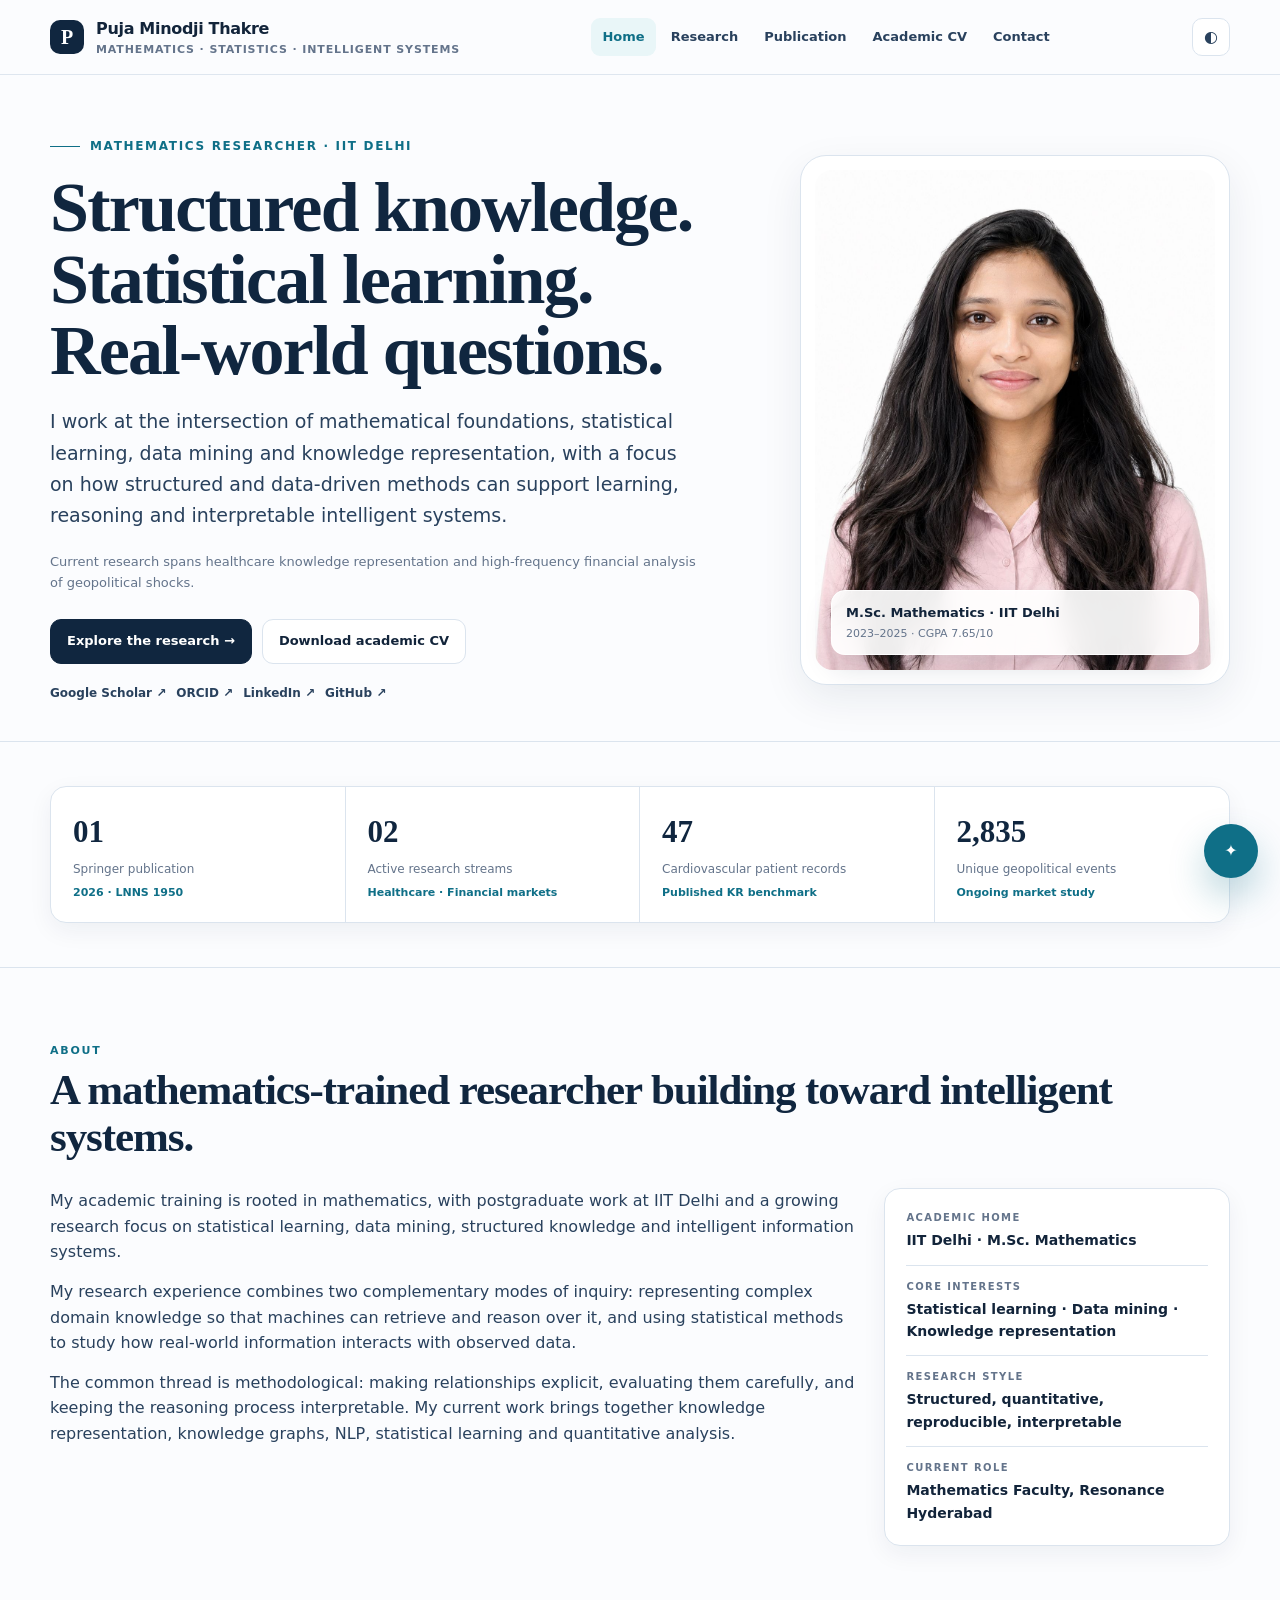
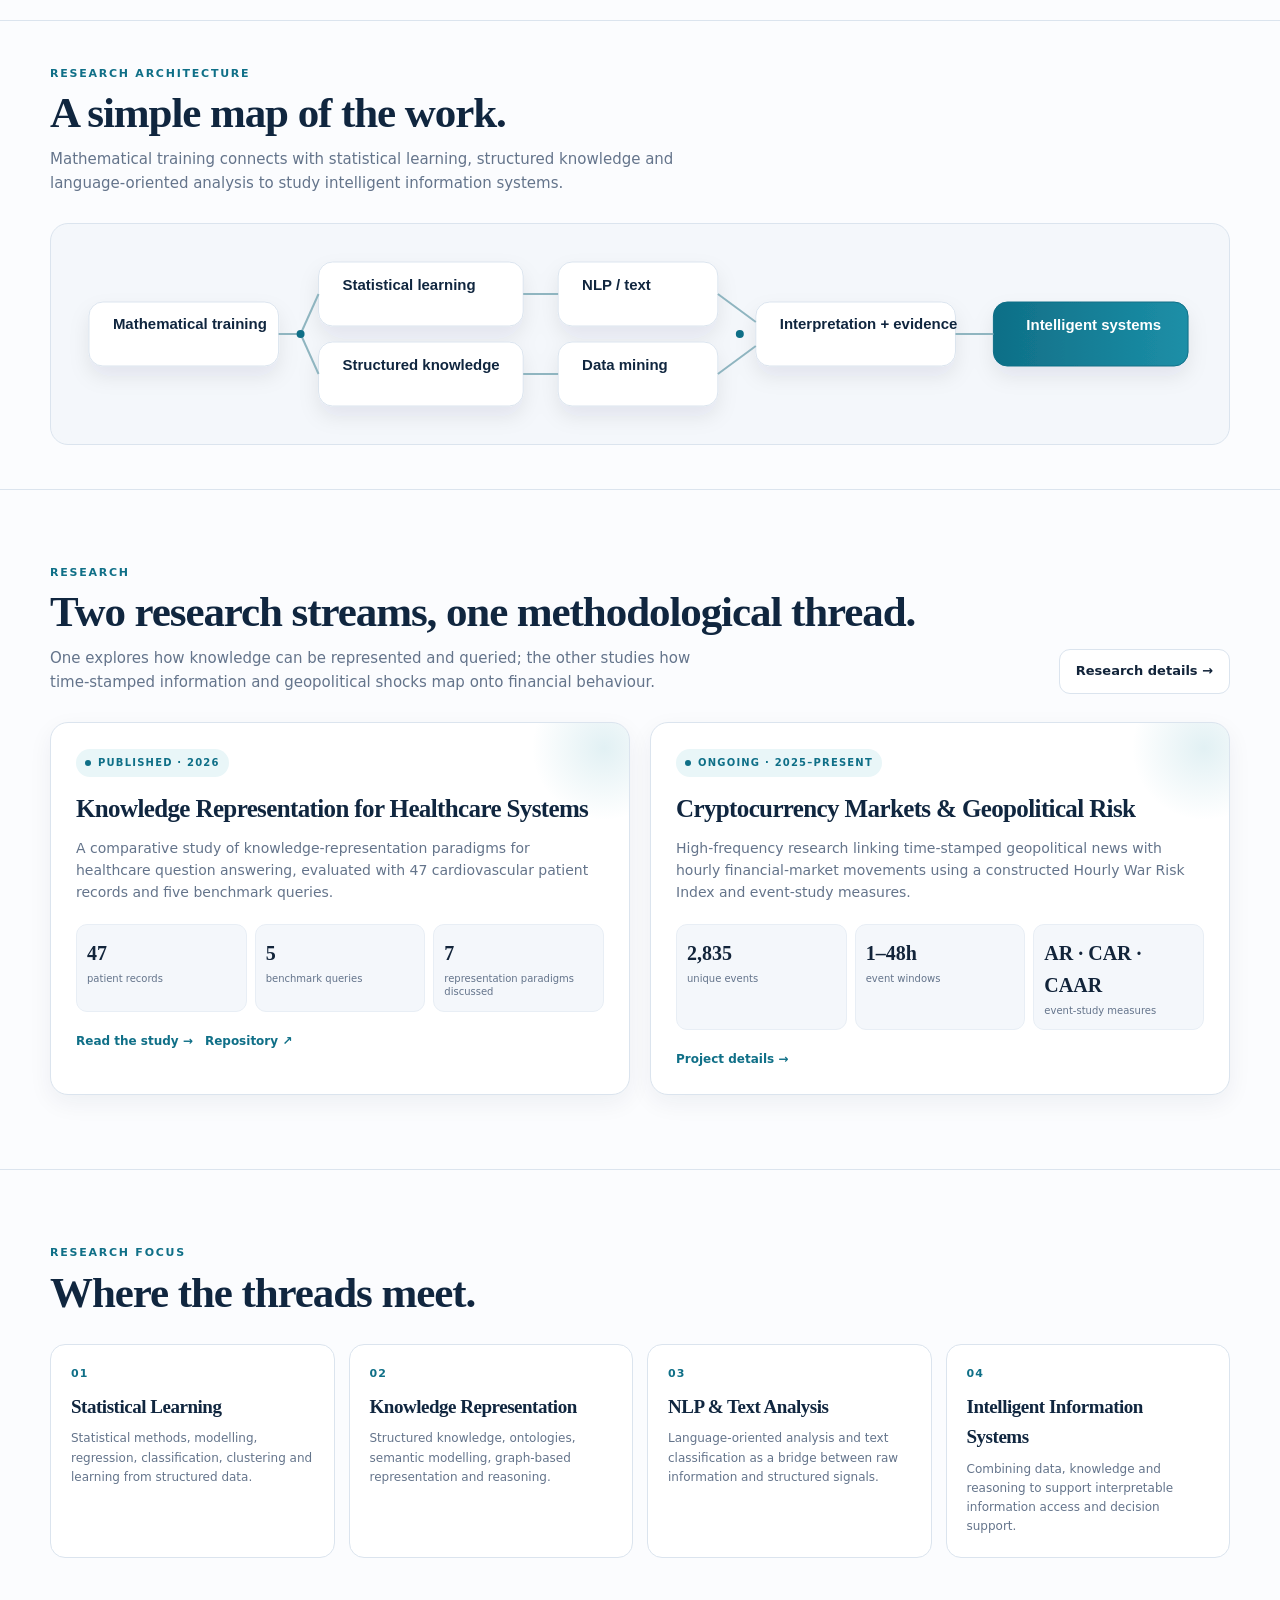
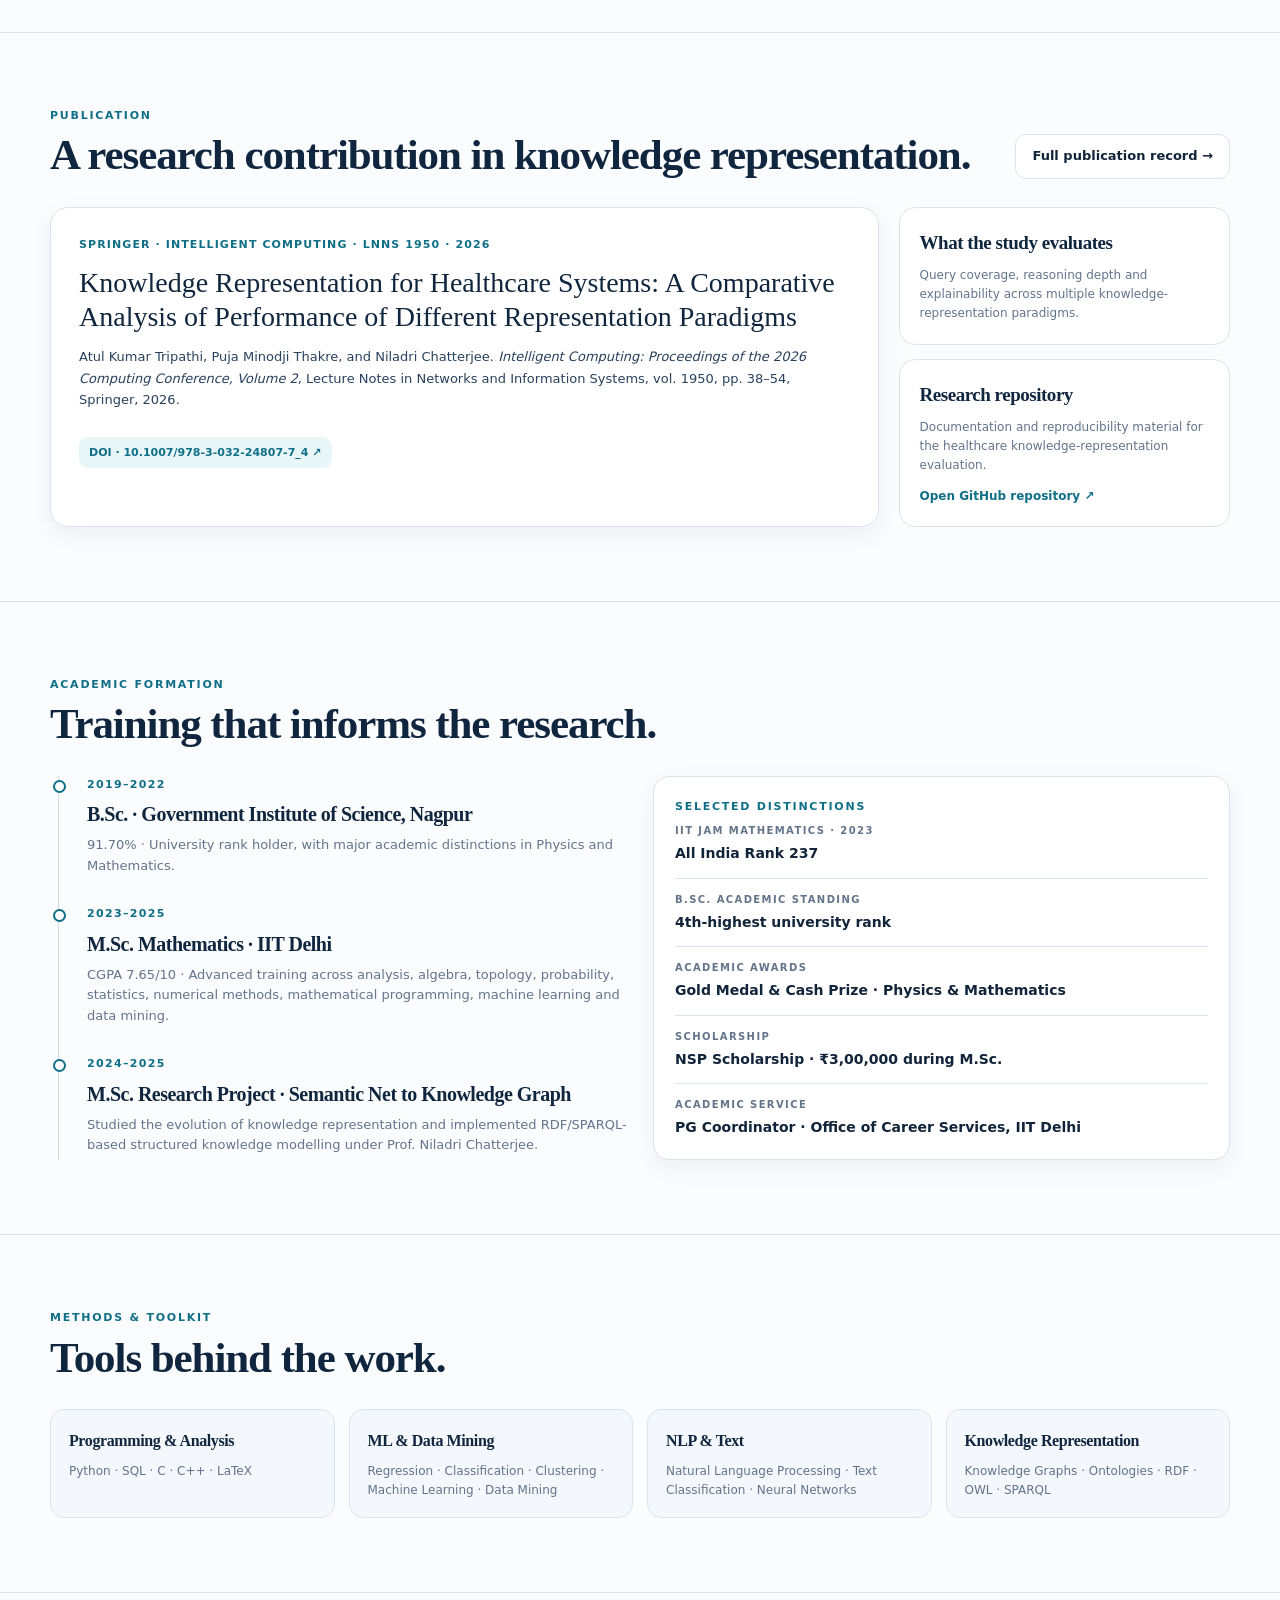
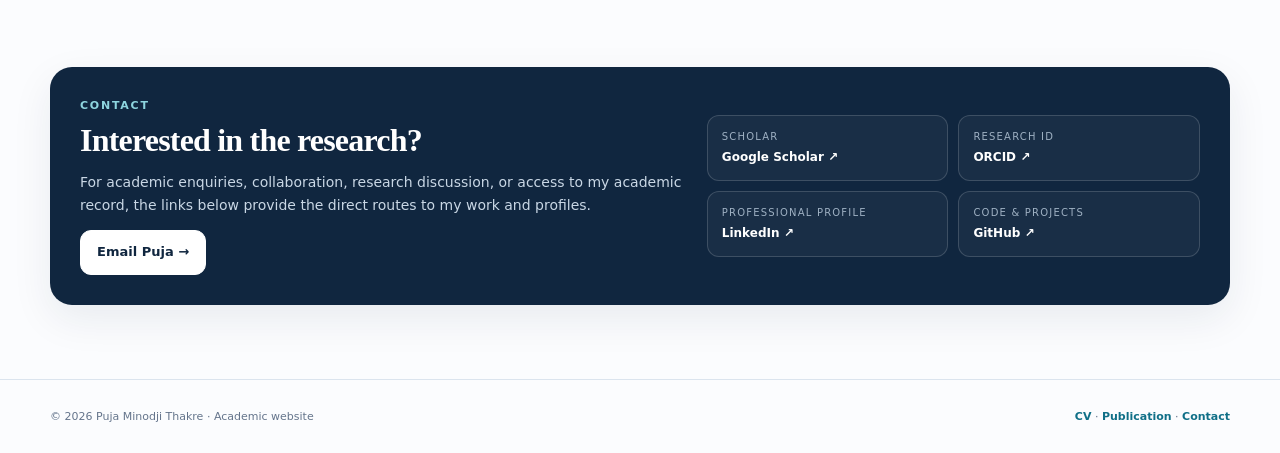
<file: index.html>
<!doctype html>
<html lang="en">
<head>
<meta charset="utf-8"><meta name="viewport" content="width=device-width,initial-scale=1">
<title>Puja Minodji Thakre — Mathematics Researcher</title>
<meta name="description" content="Academic website of Puja Minodji Thakre, mathematics researcher working across statistical learning, data mining, knowledge representation, knowledge graphs and natural language processing.">
<meta name="theme-color" content="#10263f"><link rel="icon" href="assets/favicon.svg"><link rel="stylesheet" href="assets/site.css">
<meta property="og:title" content="Puja Minodji Thakre — Mathematics Researcher"><meta property="og:description" content="Research in statistical learning, data mining, knowledge representation, knowledge graphs and intelligent information systems."><meta property="og:type" content="website">
<script type="application/ld+json">{"@context":"https://schema.org","@type":"Person","name":"Puja Minodji Thakre","jobTitle":"Mathematics Researcher","email":"mailto:poojathakre33@gmail.com","url":"","affiliation":{"@type":"CollegeOrUniversity","name":"Indian Institute of Technology Delhi"},"sameAs":["https://scholar.google.com/citations?user=FoOvhlQAAAAJ&hl=en&authuser=6","https://orcid.org/0009-0001-7924-5363","https://www.linkedin.com/in/puja-minodji-thakre/","https://github.com/PUJAMINODTHAKRE"]}</script>
</head>
<body>
<a class="skip" href="#main">Skip to content</a>
<header class="site-header"><div class="container nav">
  <a class="brand" href="index.html"><span class="brand-mark">P</span><span><span class="brand-text">Puja Minodji Thakre</span><span class="brand-sub">Mathematics · Statistics · Intelligent Systems</span></span></a>
  <nav class="nav-links" data-nav aria-label="Primary navigation"><a href="index.html" class="active">Home</a><a href="research.html">Research</a><a href="publications.html">Publication</a><a href="cv.html">Academic CV</a><a href="contact.html">Contact</a></nav>
  <div class="nav-actions"><button class="icon-btn" type="button" data-theme-toggle aria-label="Toggle dark mode">◐</button><button class="menu-btn" data-menu type="button" aria-label="Open menu">☰</button></div>
</div></header>
<main id="main">
<section class="hero"><div class="container hero-grid">
  <div>
    <div class="eyebrow">Mathematics Researcher · IIT Delhi</div>
    <h1>Structured knowledge.<br>Statistical learning.<br>Real-world questions.</h1>
    <p class="hero-lede">I work at the intersection of mathematical foundations, statistical learning, data mining and knowledge representation, with a focus on how structured and data-driven methods can support learning, reasoning and interpretable intelligent systems.</p>
    <p class="hero-note">Current research spans healthcare knowledge representation and high-frequency financial analysis of geopolitical shocks.</p>
    <div class="hero-cta"><a class="btn btn-primary" href="research.html">Explore the research →</a><a class="btn btn-ghost" href="assets/Puja_Academic_CV.pdf" target="_blank" rel="noopener">Download academic CV</a></div>
    <div class="social-row"><a href="https://scholar.google.com/citations?user=FoOvhlQAAAAJ&hl=en&authuser=6" target="_blank" rel="noopener">Google Scholar ↗</a><a href="https://orcid.org/0009-0001-7924-5363" target="_blank" rel="noopener">ORCID ↗</a><a href="https://www.linkedin.com/in/puja-minodji-thakre/" target="_blank" rel="noopener">LinkedIn ↗</a><a href="https://github.com/PUJAMINODTHAKRE" target="_blank" rel="noopener">GitHub ↗</a></div>
  </div>
  <div class="portrait-wrap"><div class="portrait-card"><img src="assets/puja-portrait.jpeg" alt="Portrait of Puja Minodji Thakre"><div class="portrait-meta"><strong>M.Sc. Mathematics · IIT Delhi</strong><span>2023–2025 · CGPA 7.65/10</span></div></div></div>
</div></section>

<section class="section section-tight"><div class="container"><div class="snapshot">
  <div class="stat"><div class="num">01</div><div class="label">Springer publication</div><small>2026 · LNNS 1950</small></div>
  <div class="stat"><div class="num">02</div><div class="label">Active research streams</div><small>Healthcare · Financial markets</small></div>
  <div class="stat"><div class="num">47</div><div class="label">Cardiovascular patient records</div><small>Published KR benchmark</small></div>
  <div class="stat"><div class="num">2,835</div><div class="label">Unique geopolitical events</div><small>Ongoing market study</small></div>
</div></div></section>

<section class="section" id="about"><div class="container"><div class="section-head"><div><div class="kicker">About</div><h2>A mathematics-trained researcher building toward intelligent systems.</h2></div></div>
<div class="about-grid"><div class="prose">
<p>My academic training is rooted in mathematics, with postgraduate work at IIT Delhi and a growing research focus on statistical learning, data mining, structured knowledge and intelligent information systems.</p>
<p>My research experience combines two complementary modes of inquiry: representing complex domain knowledge so that machines can retrieve and reason over it, and using statistical methods to study how real-world information interacts with observed data.</p>
<p>The common thread is methodological: making relationships explicit, evaluating them carefully, and keeping the reasoning process interpretable. My current work brings together knowledge representation, knowledge graphs, NLP, statistical learning and quantitative analysis.</p>
</div><aside class="aside-card"><div class="aside-list">
<div class="aside-item"><div class="aside-label">Academic home</div><div class="aside-value">IIT Delhi · M.Sc. Mathematics</div></div>
<div class="aside-item"><div class="aside-label">Core interests</div><div class="aside-value">Statistical learning · Data mining · Knowledge representation</div></div>
<div class="aside-item"><div class="aside-label">Research style</div><div class="aside-value">Structured, quantitative, reproducible, interpretable</div></div>
<div class="aside-item"><div class="aside-label">Current role</div><div class="aside-value">Mathematics Faculty, Resonance Hyderabad</div></div>
</div></aside></div></div></section>

<section class="section section-tight"><div class="container"><div class="section-head"><div><div class="kicker">Research architecture</div><h2>A simple map of the work.</h2><p class="section-intro">Mathematical training connects with statistical learning, structured knowledge and language-oriented analysis to study intelligent information systems.</p></div></div><div style="border:1px solid var(--line);border-radius:18px;overflow:hidden;background:#f4f7fb"><img src="assets/research-map.svg" alt="Research architecture: mathematical training leading through statistical learning, structured knowledge, NLP and data mining toward intelligent systems" style="display:block;width:100%;height:auto"></div></div></section>

<section class="section"><div class="container"><div class="section-head"><div><div class="kicker">Research</div><h2>Two research streams, one methodological thread.</h2><p class="section-intro">One explores how knowledge can be represented and queried; the other studies how time-stamped information and geopolitical shocks map onto financial behaviour.</p></div><a class="btn btn-ghost" href="research.html">Research details →</a></div>
<div class="research-grid">
<article class="research-card"><span class="status"><span class="dot"></span> Published · 2026</span><h3>Knowledge Representation for Healthcare Systems</h3><p class="desc">A comparative study of knowledge-representation paradigms for healthcare question answering, evaluated with 47 cardiovascular patient records and five benchmark queries.</p><div class="evidence"><div><strong>47</strong><span>patient records</span></div><div><strong>5</strong><span>benchmark queries</span></div><div><strong>7</strong><span>representation paradigms discussed</span></div></div><div class="card-links"><a class="text-link" href="research.html#healthcare">Read the study →</a><a class="text-link" href="https://github.com/PUJAMINODTHAKRE/healthcare-kb-representation-evaluation" target="_blank" rel="noopener">Repository ↗</a></div></article>
<article class="research-card"><span class="status"><span class="dot"></span> Ongoing · 2025–Present</span><h3>Cryptocurrency Markets & Geopolitical Risk</h3><p class="desc">High-frequency research linking time-stamped geopolitical news with hourly financial-market movements using a constructed Hourly War Risk Index and event-study measures.</p><div class="evidence"><div><strong>2,835</strong><span>unique events</span></div><div><strong>1–48h</strong><span>event windows</span></div><div><strong>AR · CAR · CAAR</strong><span>event-study measures</span></div></div><div class="card-links"><a class="text-link" href="research.html#markets">Project details →</a></div></article>
</div></div></section>

<section class="section"><div class="container"><div class="section-head"><div><div class="kicker">Research focus</div><h2>Where the threads meet.</h2></div></div><div class="focus-grid">
<div class="focus-card"><div class="focus-num">01</div><h3>Statistical Learning</h3><p>Statistical methods, modelling, regression, classification, clustering and learning from structured data.</p></div>
<div class="focus-card"><div class="focus-num">02</div><h3>Knowledge Representation</h3><p>Structured knowledge, ontologies, semantic modelling, graph-based representation and reasoning.</p></div>
<div class="focus-card"><div class="focus-num">03</div><h3>NLP & Text Analysis</h3><p>Language-oriented analysis and text classification as a bridge between raw information and structured signals.</p></div>
<div class="focus-card"><div class="focus-num">04</div><h3>Intelligent Information Systems</h3><p>Combining data, knowledge and reasoning to support interpretable information access and decision support.</p></div>
</div></div></section>

<section class="section"><div class="container"><div class="section-head"><div><div class="kicker">Publication</div><h2>A research contribution in knowledge representation.</h2></div><a class="btn btn-ghost" href="publications.html">Full publication record →</a></div>
<div class="pub-grid"><article class="pub-main"><div class="pub-meta">Springer · Intelligent Computing · LNNS 1950 · 2026</div><div class="pub-title">Knowledge Representation for Healthcare Systems: A Comparative Analysis of Performance of Different Representation Paradigms</div><p class="citation">Atul Kumar Tripathi, Puja Minodji Thakre, and Niladri Chatterjee. <em>Intelligent Computing: Proceedings of the 2026 Computing Conference, Volume 2</em>, Lecture Notes in Networks and Information Systems, vol. 1950, pp. 38–54, Springer, 2026.</p><a class="doi" href="https://doi.org/10.1007/978-3-032-24807-7_4" target="_blank" rel="noopener">DOI · 10.1007/978-3-032-24807-7_4 ↗</a></article>
<div class="pub-side"><div class="mini-card"><h3>What the study evaluates</h3><p>Query coverage, reasoning depth and explainability across multiple knowledge-representation paradigms.</p></div><div class="mini-card"><h3>Research repository</h3><p>Documentation and reproducibility material for the healthcare knowledge-representation evaluation.</p><a href="https://github.com/PUJAMINODTHAKRE/healthcare-kb-representation-evaluation" target="_blank" rel="noopener">Open GitHub repository ↗</a></div></div></div></div></section>

<section class="section"><div class="container"><div class="section-head"><div><div class="kicker">Academic formation</div><h2>Training that informs the research.</h2></div></div><div class="two-col"><div class="timeline">
<div class="timeline-item"><div class="timeline-year">2019–2022</div><h3>B.Sc. · Government Institute of Science, Nagpur</h3><p>91.70% · University rank holder, with major academic distinctions in Physics and Mathematics.</p></div>
<div class="timeline-item"><div class="timeline-year">2023–2025</div><h3>M.Sc. Mathematics · IIT Delhi</h3><p>CGPA 7.65/10 · Advanced training across analysis, algebra, topology, probability, statistics, numerical methods, mathematical programming, machine learning and data mining.</p></div>
<div class="timeline-item"><div class="timeline-year">2024–2025</div><h3>M.Sc. Research Project · Semantic Net to Knowledge Graph</h3><p>Studied the evolution of knowledge representation and implemented RDF/SPARQL-based structured knowledge modelling under Prof. Niladri Chatterjee.</p></div>
</div><div class="aside-card"><div class="kicker">Selected distinctions</div><div class="aside-list"><div class="aside-item"><div class="aside-label">IIT JAM Mathematics · 2023</div><div class="aside-value">All India Rank 237</div></div><div class="aside-item"><div class="aside-label">B.Sc. academic standing</div><div class="aside-value">4th-highest university rank</div></div><div class="aside-item"><div class="aside-label">Academic awards</div><div class="aside-value">Gold Medal & Cash Prize · Physics & Mathematics</div></div><div class="aside-item"><div class="aside-label">Scholarship</div><div class="aside-value">NSP Scholarship · ₹3,00,000 during M.Sc.</div></div><div class="aside-item"><div class="aside-label">Academic service</div><div class="aside-value">PG Coordinator · Office of Career Services, IIT Delhi</div></div></div></div></div></div></section>

<section class="section"><div class="container"><div class="section-head"><div><div class="kicker">Methods & toolkit</div><h2>Tools behind the work.</h2></div></div><div class="toolkit"><div class="tool"><h3>Programming & Analysis</h3><p>Python · SQL · C · C++ · LaTeX</p></div><div class="tool"><h3>ML & Data Mining</h3><p>Regression · Classification · Clustering · Machine Learning · Data Mining</p></div><div class="tool"><h3>NLP & Text</h3><p>Natural Language Processing · Text Classification · Neural Networks</p></div><div class="tool"><h3>Knowledge Representation</h3><p>Knowledge Graphs · Ontologies · RDF · OWL · SPARQL</p></div></div></div></section>

<section class="section"><div class="container"><div class="contact-panel"><div><div class="kicker" style="color:#8ed5df">Contact</div><h2>Interested in the research?</h2><p>For academic enquiries, collaboration, research discussion, or access to my academic record, the links below provide the direct routes to my work and profiles.</p><a class="btn" style="background:#fff;color:var(--navy);border-color:#fff" href="mailto:poojathakre33@gmail.com">Email Puja →</a></div><div class="contact-links"><a class="contact-link" href="https://scholar.google.com/citations?user=FoOvhlQAAAAJ&hl=en&authuser=6" target="_blank" rel="noopener"><span>Scholar</span><strong>Google Scholar ↗</strong></a><a class="contact-link" href="https://orcid.org/0009-0001-7924-5363" target="_blank" rel="noopener"><span>Research ID</span><strong>ORCID ↗</strong></a><a class="contact-link" href="https://www.linkedin.com/in/puja-minodji-thakre/" target="_blank" rel="noopener"><span>Professional profile</span><strong>LinkedIn ↗</strong></a><a class="contact-link" href="https://github.com/PUJAMINODTHAKRE" target="_blank" rel="noopener"><span>Code & projects</span><strong>GitHub ↗</strong></a></div></div></div></section>
</main>
<footer class="footer"><div class="container footer-row"><span>© <span data-year></span> Puja Minodji Thakre · Academic website</span><span><a href="cv.html">CV</a> · <a href="publications.html">Publication</a> · <a href="contact.html">Contact</a></span></div></footer>
<div class="faq"><button class="faq-toggle" data-faq-toggle aria-label="Open research FAQ">✦</button><div class="faq-panel" data-faq-panel><div class="faq-head"><div><strong>Research FAQ</strong><span>Quick academic overview</span></div><span>×</span></div><div class="faq-body"><div class="faq-question"><button class="qbtn" data-faq-key="research">What does Puja research?</button><button class="qbtn" data-faq-key="publication">What has she published?</button><button class="qbtn" data-faq-key="education">Where did she study?</button><button class="qbtn" data-faq-key="methods">What methods does she use?</button><button class="qbtn" data-faq-key="finance">Tell me about the market study.</button></div><div class="faq-answer" data-faq-answer>Ask about research, publication, education, methods, or contact.</div><form class="faq-form" data-faq-form><input data-faq-input aria-label="Ask a research question" placeholder="Ask a question…"><button type="submit" aria-label="Send">→</button></form></div></div></div>
<script src="assets/site.js"></script>
</body></html>
</file>
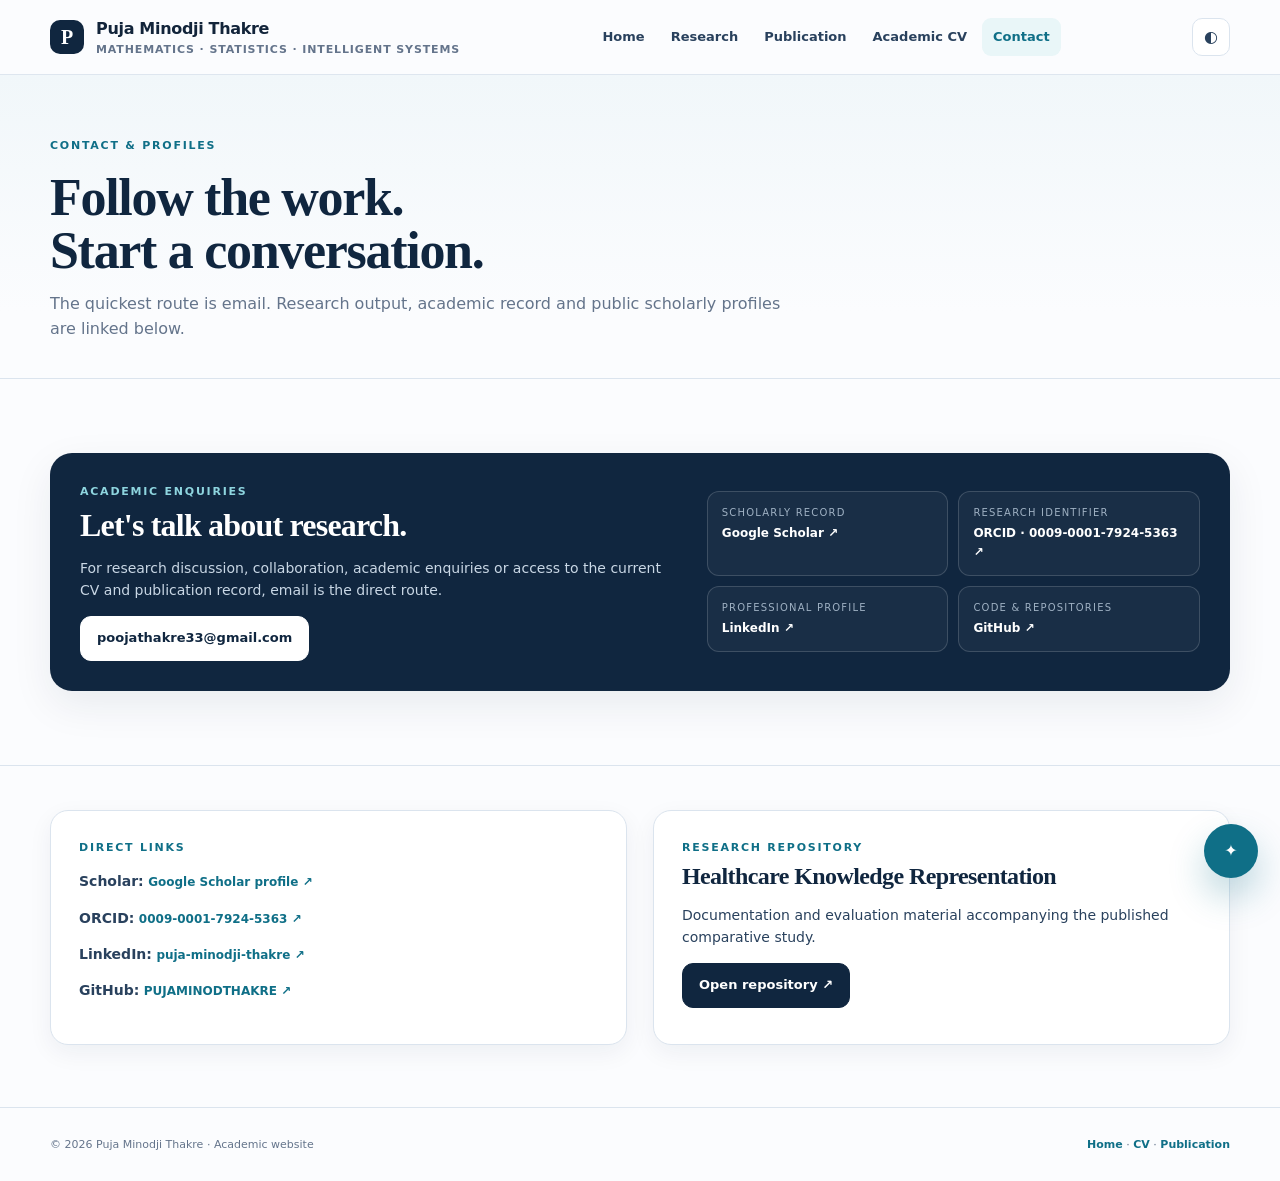
<file: contact.html>
<!doctype html><html lang="en"><head><meta charset="utf-8"><meta name="viewport" content="width=device-width,initial-scale=1"><title>Contact — Puja Minodji Thakre</title><meta name="description" content="Contact and research profiles for Puja Minodji Thakre."><link rel="icon" href="assets/favicon.svg"><link rel="stylesheet" href="assets/site.css"></head><body><a class="skip" href="#main">Skip to content</a><header class="site-header"><div class="container nav"><a class="brand" href="index.html"><span class="brand-mark">P</span><span><span class="brand-text">Puja Minodji Thakre</span><span class="brand-sub">Mathematics · Statistics · Intelligent Systems</span></span></a><nav class="nav-links" data-nav aria-label="Primary navigation"><a href="index.html">Home</a><a href="research.html">Research</a><a href="publications.html">Publication</a><a href="cv.html">Academic CV</a><a href="contact.html" class="active">Contact</a></nav><div class="nav-actions"><button class="icon-btn" type="button" data-theme-toggle aria-label="Toggle dark mode">◐</button><button class="menu-btn" data-menu type="button" aria-label="Open menu">☰</button></div></div></header><main id="main"><section class="page-hero"><div class="container"><div class="kicker">Contact & profiles</div><h1>Follow the work.<br>Start a conversation.</h1><p>The quickest route is email. Research output, academic record and public scholarly profiles are linked below.</p></div></section><section class="section"><div class="container"><div class="contact-panel"><div><div class="kicker" style="color:#8ed5df">Academic enquiries</div><h2>Let's talk about research.</h2><p>For research discussion, collaboration, academic enquiries or access to the current CV and publication record, email is the direct route.</p><a class="btn" style="background:#fff;color:var(--navy);border-color:#fff" href="mailto:poojathakre33@gmail.com">poojathakre33@gmail.com</a></div><div class="contact-links"><a class="contact-link" href="https://scholar.google.com/citations?user=FoOvhlQAAAAJ&hl=en&authuser=6" target="_blank" rel="noopener"><span>Scholarly record</span><strong>Google Scholar ↗</strong></a><a class="contact-link" href="https://orcid.org/0009-0001-7924-5363" target="_blank" rel="noopener"><span>Research identifier</span><strong>ORCID · 0009-0001-7924-5363 ↗</strong></a><a class="contact-link" href="https://www.linkedin.com/in/puja-minodji-thakre/" target="_blank" rel="noopener"><span>Professional profile</span><strong>LinkedIn ↗</strong></a><a class="contact-link" href="https://github.com/PUJAMINODTHAKRE" target="_blank" rel="noopener"><span>Code & repositories</span><strong>GitHub ↗</strong></a></div></div></div></section><section class="section section-tight"><div class="container"><div class="two-col"><div class="detail"><div class="kicker">Direct links</div><p><strong>Scholar:</strong> <a class="text-link" href="https://scholar.google.com/citations?user=FoOvhlQAAAAJ&hl=en&authuser=6" target="_blank" rel="noopener">Google Scholar profile ↗</a></p><p><strong>ORCID:</strong> <a class="text-link" href="https://orcid.org/0009-0001-7924-5363" target="_blank" rel="noopener">0009-0001-7924-5363 ↗</a></p><p><strong>LinkedIn:</strong> <a class="text-link" href="https://www.linkedin.com/in/puja-minodji-thakre/" target="_blank" rel="noopener">puja-minodji-thakre ↗</a></p><p><strong>GitHub:</strong> <a class="text-link" href="https://github.com/PUJAMINODTHAKRE" target="_blank" rel="noopener">PUJAMINODTHAKRE ↗</a></p></div><div class="detail"><div class="kicker">Research repository</div><h2 style="font-size:24px">Healthcare Knowledge Representation</h2><p>Documentation and evaluation material accompanying the published comparative study.</p><a class="btn btn-primary" href="https://github.com/PUJAMINODTHAKRE/healthcare-kb-representation-evaluation" target="_blank" rel="noopener">Open repository ↗</a></div></div></div></section></main><footer class="footer"><div class="container footer-row"><span>© <span data-year></span> Puja Minodji Thakre · Academic website</span><span><a href="index.html">Home</a> · <a href="cv.html">CV</a> · <a href="publications.html">Publication</a></span></div></footer><div class="faq"><button class="faq-toggle" data-faq-toggle aria-label="Open research FAQ">✦</button><div class="faq-panel" data-faq-panel><div class="faq-head"><div><strong>Research FAQ</strong><span>Quick academic overview</span></div><span>×</span></div><div class="faq-body"><div class="faq-question"><button class="qbtn" data-faq-key="contact">How can I contact Puja?</button><button class="qbtn" data-faq-key="research">What does she research?</button><button class="qbtn" data-faq-key="publication">What has she published?</button></div><div class="faq-answer" data-faq-answer>Ask about contact, research or publication.</div><form class="faq-form" data-faq-form><input data-faq-input aria-label="Ask a research question" placeholder="Ask a question…"><button type="submit" aria-label="Send">→</button></form></div></div></div><script src="assets/site.js"></script></body></html>
</file>
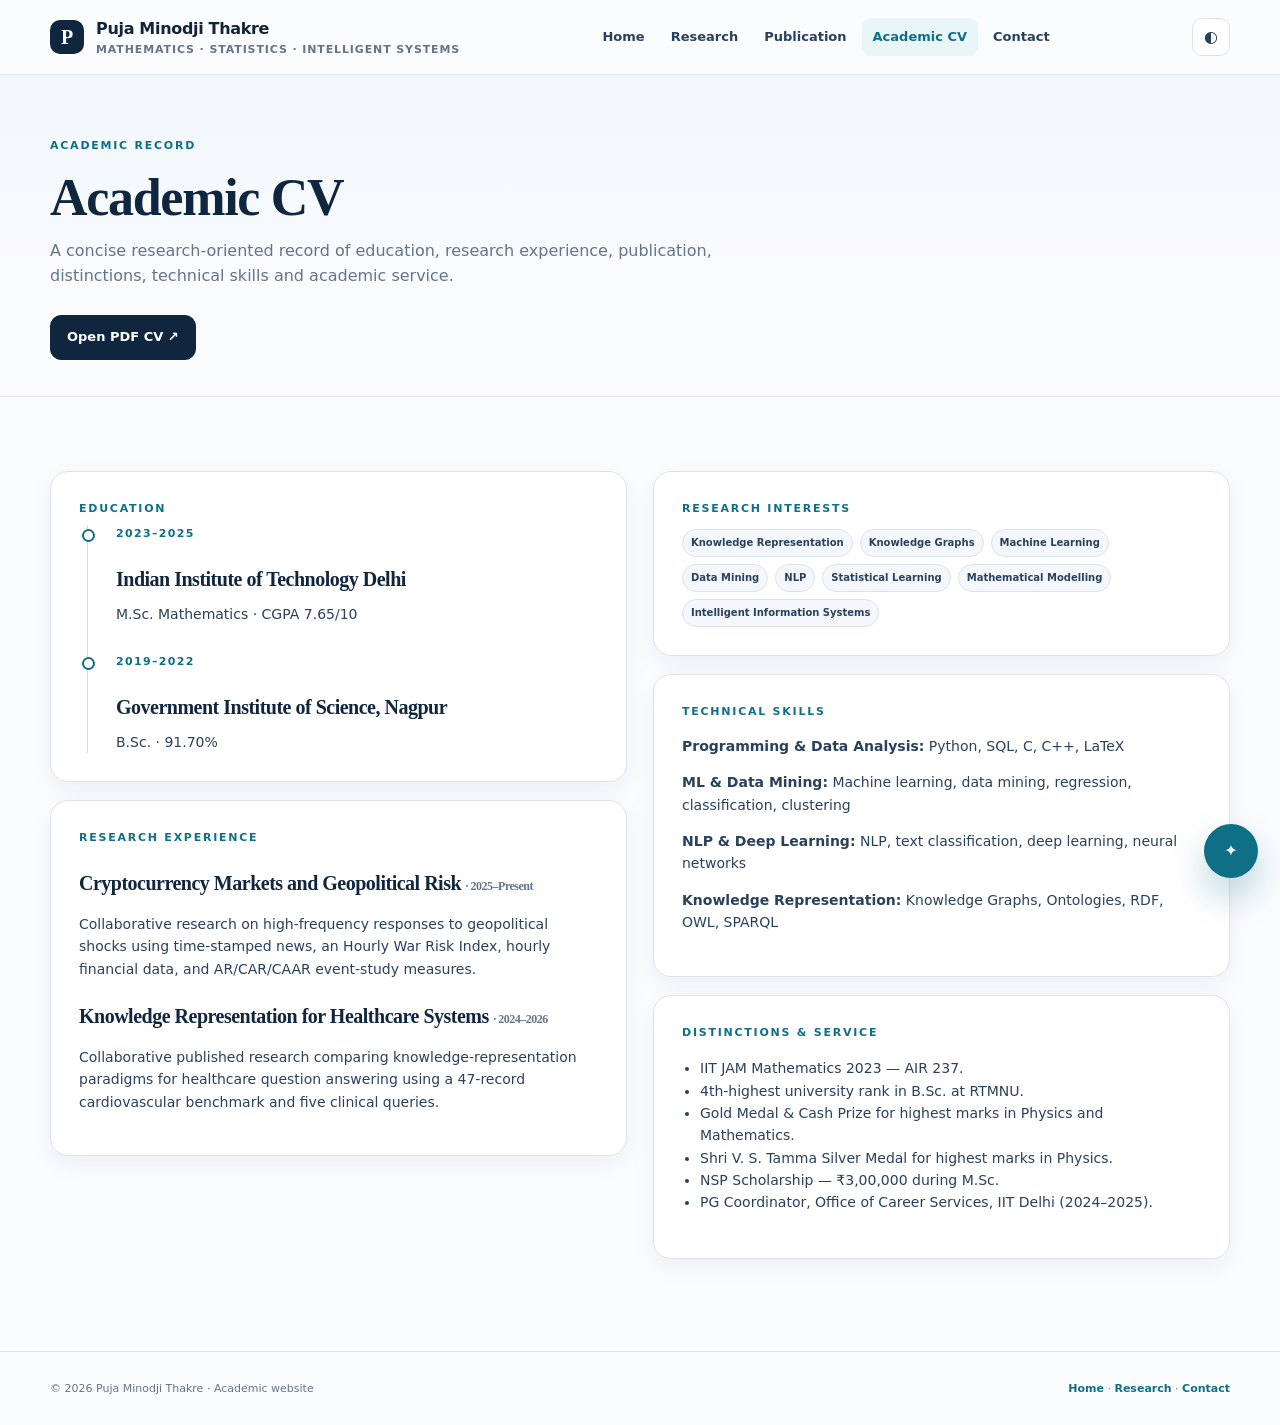
<file: cv.html>
<!doctype html><html lang="en"><head><meta charset="utf-8"><meta name="viewport" content="width=device-width,initial-scale=1"><title>Academic CV — Puja Minodji Thakre</title><meta name="description" content="Academic CV of Puja Minodji Thakre."><link rel="icon" href="assets/favicon.svg"><link rel="stylesheet" href="assets/site.css"></head><body><a class="skip" href="#main">Skip to content</a><header class="site-header"><div class="container nav"><a class="brand" href="index.html"><span class="brand-mark">P</span><span><span class="brand-text">Puja Minodji Thakre</span><span class="brand-sub">Mathematics · Statistics · Intelligent Systems</span></span></a><nav class="nav-links" data-nav aria-label="Primary navigation"><a href="index.html">Home</a><a href="research.html">Research</a><a href="publications.html">Publication</a><a href="cv.html" class="active">Academic CV</a><a href="contact.html">Contact</a></nav><div class="nav-actions"><button class="icon-btn" type="button" data-theme-toggle aria-label="Toggle dark mode">◐</button><button class="menu-btn" data-menu type="button" aria-label="Open menu">☰</button></div></div></header><main id="main"><section class="page-hero"><div class="container"><div class="kicker">Academic record</div><h1>Academic CV</h1><p>A concise research-oriented record of education, research experience, publication, distinctions, technical skills and academic service.</p><div class="hero-cta"><a class="btn btn-primary" href="assets/Puja_Academic_CV.pdf" target="_blank" rel="noopener">Open PDF CV ↗</a></div></div></section><section class="section"><div class="container"><div class="two-col"><div>
<div class="detail"><div class="kicker">Education</div><div class="timeline"><div class="timeline-item"><div class="timeline-year">2023–2025</div><h3>Indian Institute of Technology Delhi</h3><p>M.Sc. Mathematics · CGPA 7.65/10</p></div><div class="timeline-item"><div class="timeline-year">2019–2022</div><h3>Government Institute of Science, Nagpur</h3><p>B.Sc. · 91.70%</p></div></div></div>
<div class="detail"><div class="kicker">Research experience</div><h3>Cryptocurrency Markets and Geopolitical Risk <span style="color:var(--muted);font-family:inherit;font-size:12px">· 2025–Present</span></h3><p>Collaborative research on high-frequency responses to geopolitical shocks using time-stamped news, an Hourly War Risk Index, hourly financial data, and AR/CAR/CAAR event-study measures.</p><h3>Knowledge Representation for Healthcare Systems <span style="color:var(--muted);font-family:inherit;font-size:12px">· 2024–2026</span></h3><p>Collaborative published research comparing knowledge-representation paradigms for healthcare question answering using a 47-record cardiovascular benchmark and five clinical queries.</p></div>
</div><div>
<div class="detail"><div class="kicker">Research interests</div><div class="tag-row"><span class="tag">Knowledge Representation</span><span class="tag">Knowledge Graphs</span><span class="tag">Machine Learning</span><span class="tag">Data Mining</span><span class="tag">NLP</span><span class="tag">Statistical Learning</span><span class="tag">Mathematical Modelling</span><span class="tag">Intelligent Information Systems</span></div></div>
<div class="detail"><div class="kicker">Technical skills</div><p><strong>Programming & Data Analysis:</strong> Python, SQL, C, C++, LaTeX</p><p><strong>ML & Data Mining:</strong> Machine learning, data mining, regression, classification, clustering</p><p><strong>NLP & Deep Learning:</strong> NLP, text classification, deep learning, neural networks</p><p><strong>Knowledge Representation:</strong> Knowledge Graphs, Ontologies, RDF, OWL, SPARQL</p></div>
<div class="detail"><div class="kicker">Distinctions & service</div><ul><li>IIT JAM Mathematics 2023 — AIR 237.</li><li>4th-highest university rank in B.Sc. at RTMNU.</li><li>Gold Medal & Cash Prize for highest marks in Physics and Mathematics.</li><li>Shri V. S. Tamma Silver Medal for highest marks in Physics.</li><li>NSP Scholarship — ₹3,00,000 during M.Sc.</li><li>PG Coordinator, Office of Career Services, IIT Delhi (2024–2025).</li></ul></div>
</div></div></div></section></main><footer class="footer"><div class="container footer-row"><span>© <span data-year></span> Puja Minodji Thakre · Academic website</span><span><a href="index.html">Home</a> · <a href="research.html">Research</a> · <a href="contact.html">Contact</a></span></div></footer><div class="faq"><button class="faq-toggle" data-faq-toggle aria-label="Open research FAQ">✦</button><div class="faq-panel" data-faq-panel><div class="faq-head"><div><strong>Research FAQ</strong><span>Quick academic overview</span></div><span>×</span></div><div class="faq-body"><div class="faq-question"><button class="qbtn" data-faq-key="education">Education</button><button class="qbtn" data-faq-key="research">Research</button><button class="qbtn" data-faq-key="methods">Methods</button></div><div class="faq-answer" data-faq-answer>Ask about education, research or methods.</div><form class="faq-form" data-faq-form><input data-faq-input aria-label="Ask a research question" placeholder="Ask a question…"><button type="submit" aria-label="Send">→</button></form></div></div></div><script src="assets/site.js"></script></body></html>
</file>
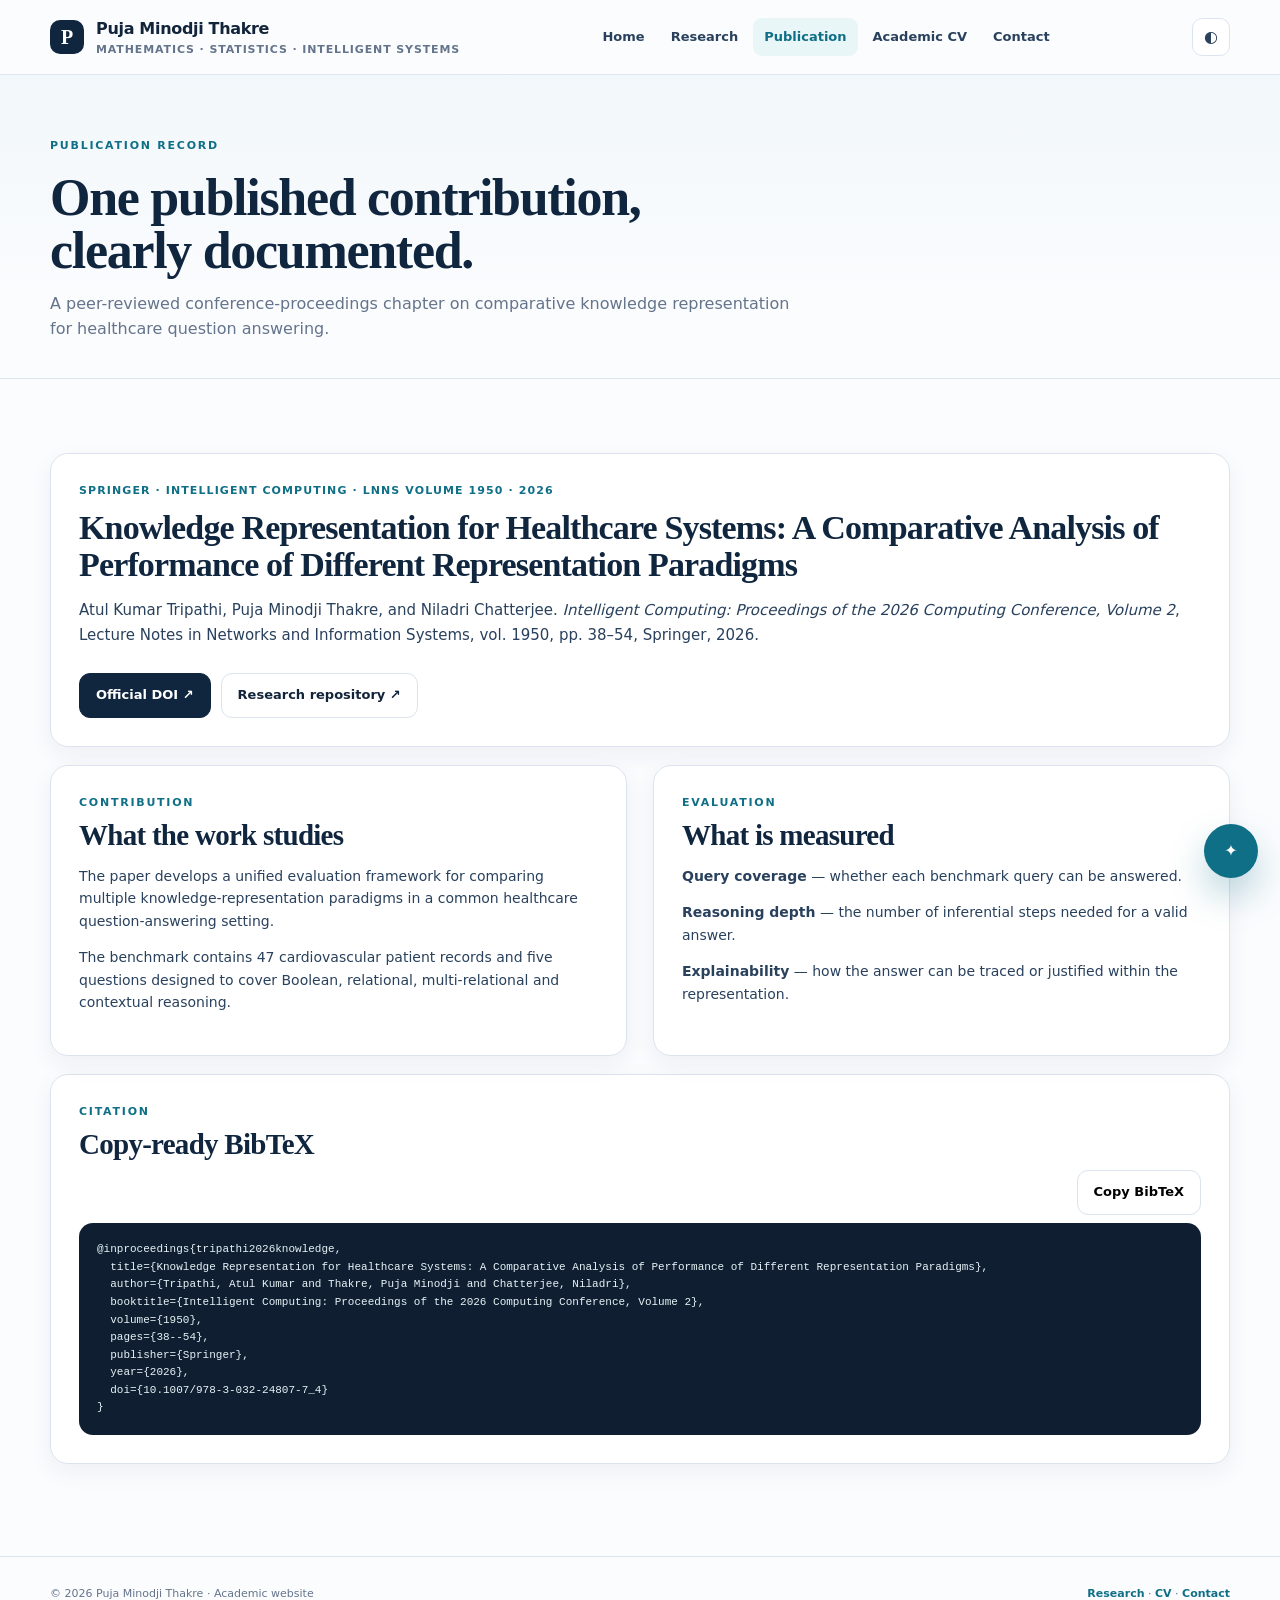
<file: publications.html>
<!doctype html><html lang="en"><head><meta charset="utf-8"><meta name="viewport" content="width=device-width,initial-scale=1"><title>Publication — Puja Minodji Thakre</title><meta name="description" content="Publication record of Puja Minodji Thakre."><link rel="icon" href="assets/favicon.svg"><link rel="stylesheet" href="assets/site.css"></head><body><a class="skip" href="#main">Skip to content</a><header class="site-header"><div class="container nav"><a class="brand" href="index.html"><span class="brand-mark">P</span><span><span class="brand-text">Puja Minodji Thakre</span><span class="brand-sub">Mathematics · Statistics · Intelligent Systems</span></span></a><nav class="nav-links" data-nav aria-label="Primary navigation"><a href="index.html">Home</a><a href="research.html">Research</a><a href="publications.html" class="active">Publication</a><a href="cv.html">Academic CV</a><a href="contact.html">Contact</a></nav><div class="nav-actions"><button class="icon-btn" type="button" data-theme-toggle aria-label="Toggle dark mode">◐</button><button class="menu-btn" data-menu type="button" aria-label="Open menu">☰</button></div></div></header><main id="main"><section class="page-hero"><div class="container"><div class="kicker">Publication record</div><h1>One published contribution,<br>clearly documented.</h1><p>A peer-reviewed conference-proceedings chapter on comparative knowledge representation for healthcare question answering.</p></div></section><section class="section"><div class="container"><div class="detail"><div class="pub-meta">Springer · Intelligent Computing · LNNS volume 1950 · 2026</div><h2 style="font-size:34px;margin-top:11px">Knowledge Representation for Healthcare Systems: A Comparative Analysis of Performance of Different Representation Paradigms</h2><p class="citation" style="font-size:15px;margin-top:14px">Atul Kumar Tripathi, Puja Minodji Thakre, and Niladri Chatterjee. <em>Intelligent Computing: Proceedings of the 2026 Computing Conference, Volume 2</em>, Lecture Notes in Networks and Information Systems, vol. 1950, pp. 38–54, Springer, 2026.</p><div class="hero-cta"><a class="btn btn-primary" href="https://doi.org/10.1007/978-3-032-24807-7_4" target="_blank" rel="noopener">Official DOI ↗</a><a class="btn btn-ghost" href="https://github.com/PUJAMINODTHAKRE/healthcare-kb-representation-evaluation" target="_blank" rel="noopener">Research repository ↗</a></div></div>
<div class="two-col"><div class="detail"><div class="kicker">Contribution</div><h2>What the work studies</h2><p>The paper develops a unified evaluation framework for comparing multiple knowledge-representation paradigms in a common healthcare question-answering setting.</p><p>The benchmark contains 47 cardiovascular patient records and five questions designed to cover Boolean, relational, multi-relational and contextual reasoning.</p></div><div class="detail"><div class="kicker">Evaluation</div><h2>What is measured</h2><p><strong>Query coverage</strong> — whether each benchmark query can be answered.</p><p><strong>Reasoning depth</strong> — the number of inferential steps needed for a valid answer.</p><p><strong>Explainability</strong> — how the answer can be traced or justified within the representation.</p></div></div>
<div class="detail"><div class="kicker">Citation</div><h2>Copy-ready BibTeX</h2><div style="display:flex;justify-content:flex-end;margin:10px 0 0"><button class="btn btn-ghost" type="button" data-copy-bib>Copy BibTeX</button></div><pre data-bib style="margin:8px 0 0;background:#0f1f31;color:#e7f3f7;border-radius:14px;padding:18px;overflow:auto;font-size:11px;line-height:1.6">@inproceedings{tripathi2026knowledge,
  title={Knowledge Representation for Healthcare Systems: A Comparative Analysis of Performance of Different Representation Paradigms},
  author={Tripathi, Atul Kumar and Thakre, Puja Minodji and Chatterjee, Niladri},
  booktitle={Intelligent Computing: Proceedings of the 2026 Computing Conference, Volume 2},
  volume={1950},
  pages={38--54},
  publisher={Springer},
  year={2026},
  doi={10.1007/978-3-032-24807-7_4}
}</pre></div>
</div></section></main><footer class="footer"><div class="container footer-row"><span>© <span data-year></span> Puja Minodji Thakre · Academic website</span><span><a href="research.html">Research</a> · <a href="cv.html">CV</a> · <a href="contact.html">Contact</a></span></div></footer><div class="faq"><button class="faq-toggle" data-faq-toggle aria-label="Open research FAQ">✦</button><div class="faq-panel" data-faq-panel><div class="faq-head"><div><strong>Research FAQ</strong><span>Quick academic overview</span></div><span>×</span></div><div class="faq-body"><div class="faq-question"><button class="qbtn" data-faq-key="publication">Publication details</button><button class="qbtn" data-faq-key="healthcare">Healthcare study</button><button class="qbtn" data-faq-key="research">Research interests</button></div><div class="faq-answer" data-faq-answer>Ask about the publication or research.</div><form class="faq-form" data-faq-form><input data-faq-input aria-label="Ask a research question" placeholder="Ask a question…"><button type="submit" aria-label="Send">→</button></form></div></div></div><script src="assets/site.js"></script></body></html>
</file>
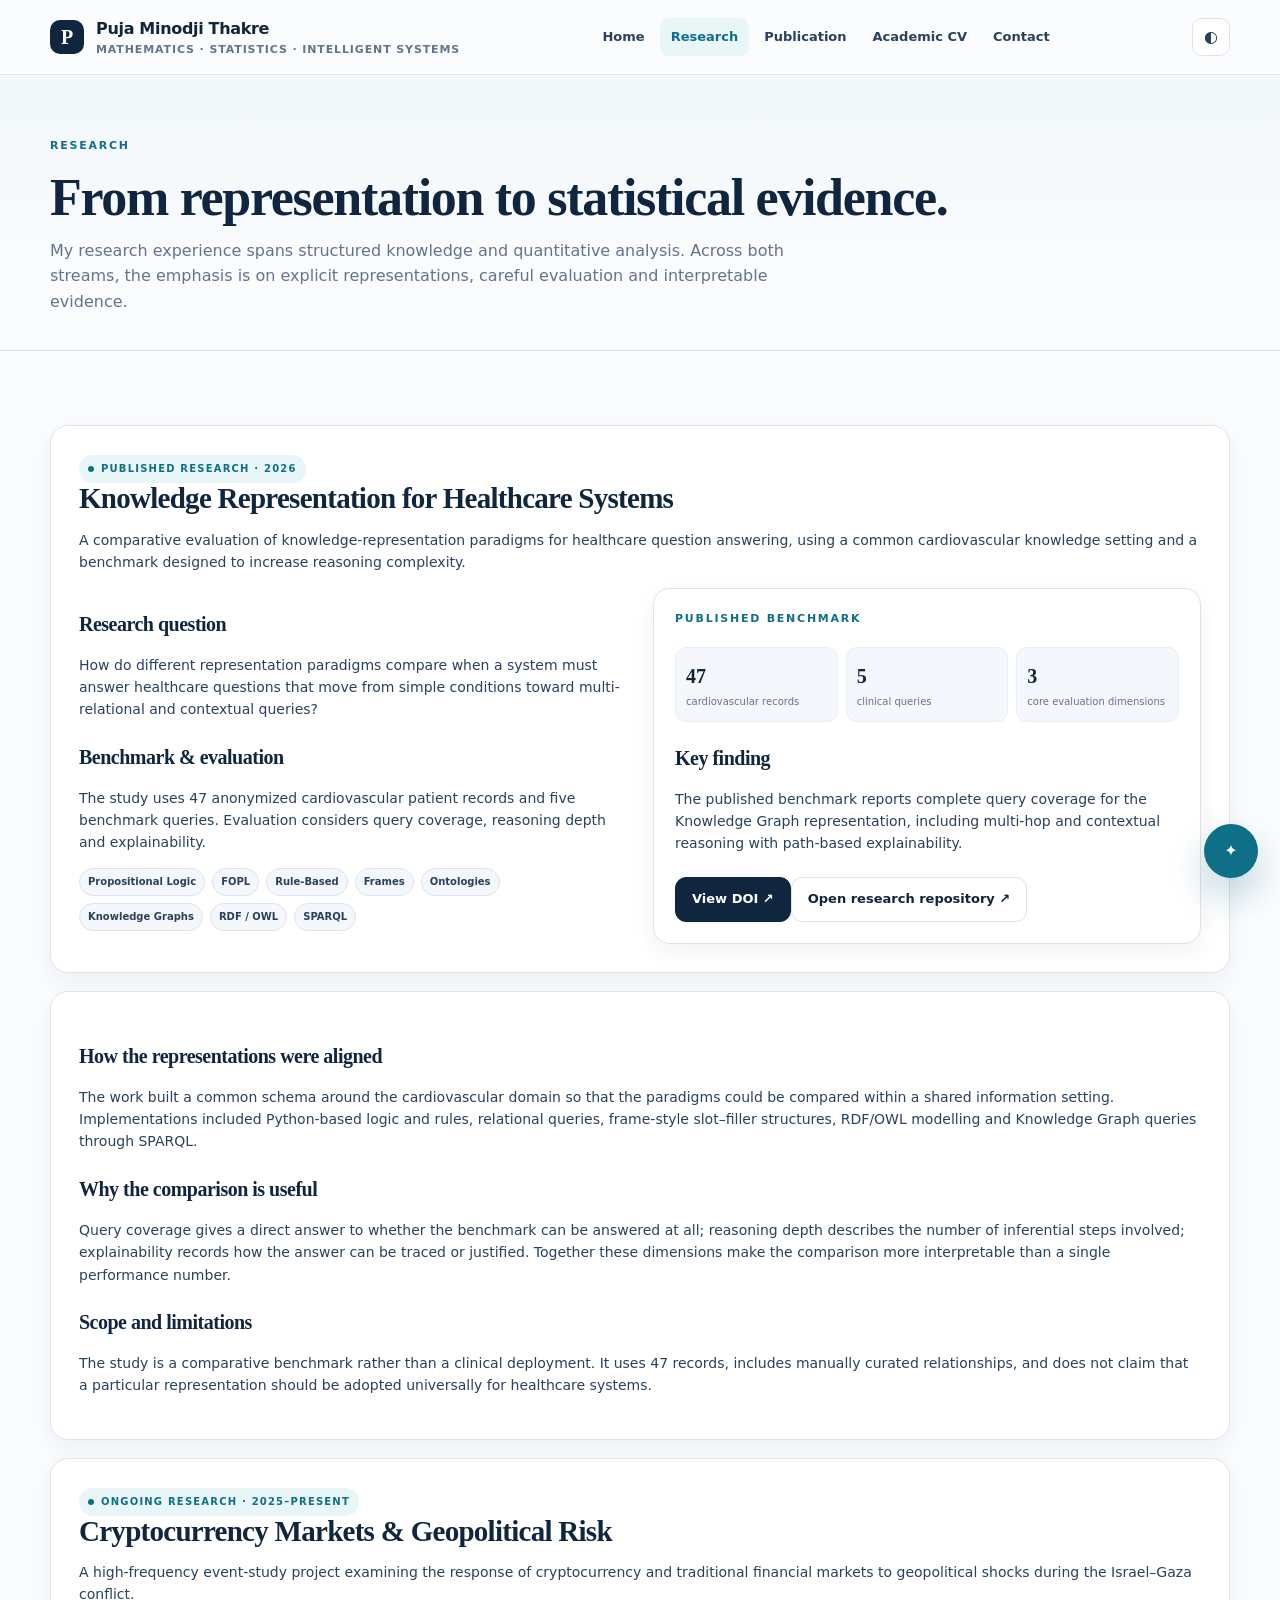
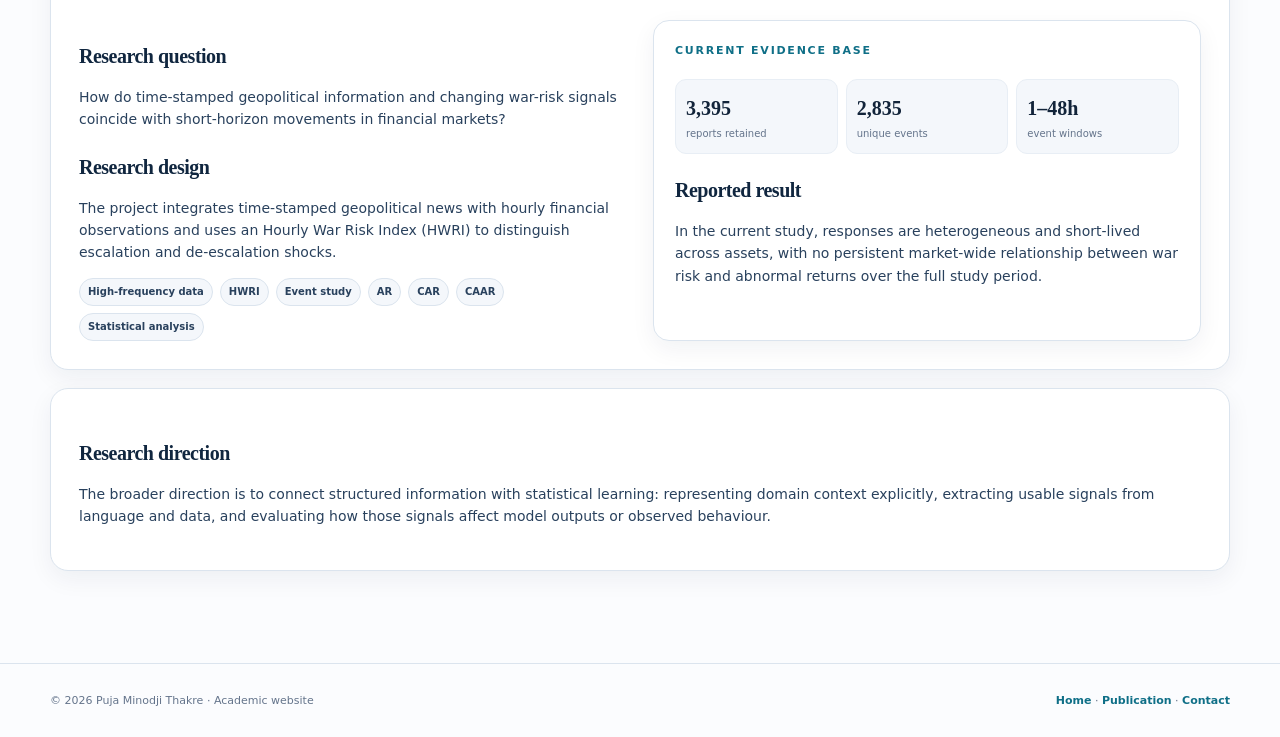
<file: research.html>
<!doctype html><html lang="en"><head><meta charset="utf-8"><meta name="viewport" content="width=device-width,initial-scale=1"><title>Research — Puja Minodji Thakre</title><meta name="description" content="Research portfolio of Puja Minodji Thakre: knowledge representation, knowledge graphs, statistical learning, data mining, NLP and high-frequency market analysis."><link rel="icon" href="assets/favicon.svg"><link rel="stylesheet" href="assets/site.css"></head><body><a class="skip" href="#main">Skip to content</a><header class="site-header"><div class="container nav"><a class="brand" href="index.html"><span class="brand-mark">P</span><span><span class="brand-text">Puja Minodji Thakre</span><span class="brand-sub">Mathematics · Statistics · Intelligent Systems</span></span></a><nav class="nav-links" data-nav aria-label="Primary navigation"><a href="index.html">Home</a><a href="research.html" class="active">Research</a><a href="publications.html">Publication</a><a href="cv.html">Academic CV</a><a href="contact.html">Contact</a></nav><div class="nav-actions"><button class="icon-btn" type="button" data-theme-toggle aria-label="Toggle dark mode">◐</button><button class="menu-btn" data-menu type="button" aria-label="Open menu">☰</button></div></div></header><main id="main">
<section class="page-hero"><div class="container"><div class="kicker">Research</div><h1>From representation to statistical evidence.</h1><p>My research experience spans structured knowledge and quantitative analysis. Across both streams, the emphasis is on explicit representations, careful evaluation and interpretable evidence.</p></div></section>
<section class="section"><div class="container"><article class="detail" id="healthcare"><span class="status"><span class="dot"></span> Published research · 2026</span><h2>Knowledge Representation for Healthcare Systems</h2><p>A comparative evaluation of knowledge-representation paradigms for healthcare question answering, using a common cardiovascular knowledge setting and a benchmark designed to increase reasoning complexity.</p><div class="two-col"><div><h3>Research question</h3><p>How do different representation paradigms compare when a system must answer healthcare questions that move from simple conditions toward multi-relational and contextual queries?</p><h3>Benchmark & evaluation</h3><p>The study uses 47 anonymized cardiovascular patient records and five benchmark queries. Evaluation considers query coverage, reasoning depth and explainability.</p><div class="tag-row"><span class="tag">Propositional Logic</span><span class="tag">FOPL</span><span class="tag">Rule-Based</span><span class="tag">Frames</span><span class="tag">Ontologies</span><span class="tag">Knowledge Graphs</span><span class="tag">RDF / OWL</span><span class="tag">SPARQL</span></div></div><div class="aside-card"><div class="kicker">Published benchmark</div><div class="evidence"><div><strong>47</strong><span>cardiovascular records</span></div><div><strong>5</strong><span>clinical queries</span></div><div><strong>3</strong><span>core evaluation dimensions</span></div></div><h3>Key finding</h3><p>The published benchmark reports complete query coverage for the Knowledge Graph representation, including multi-hop and contextual reasoning with path-based explainability.</p><a class="btn btn-primary" href="https://doi.org/10.1007/978-3-032-24807-7_4" target="_blank" rel="noopener">View DOI ↗</a><a class="btn btn-ghost" style="margin-top:8px" href="https://github.com/PUJAMINODTHAKRE/healthcare-kb-representation-evaluation" target="_blank" rel="noopener">Open research repository ↗</a></div></div>
</article>
<article class="detail"><h3>How the representations were aligned</h3><p>The work built a common schema around the cardiovascular domain so that the paradigms could be compared within a shared information setting. Implementations included Python-based logic and rules, relational queries, frame-style slot–filler structures, RDF/OWL modelling and Knowledge Graph queries through SPARQL.</p><h3>Why the comparison is useful</h3><p>Query coverage gives a direct answer to whether the benchmark can be answered at all; reasoning depth describes the number of inferential steps involved; explainability records how the answer can be traced or justified. Together these dimensions make the comparison more interpretable than a single performance number.</p><h3>Scope and limitations</h3><p>The study is a comparative benchmark rather than a clinical deployment. It uses 47 records, includes manually curated relationships, and does not claim that a particular representation should be adopted universally for healthcare systems.</p></article>
<article class="detail" id="markets"><span class="status"><span class="dot"></span> Ongoing research · 2025–Present</span><h2>Cryptocurrency Markets & Geopolitical Risk</h2><p>A high-frequency event-study project examining the response of cryptocurrency and traditional financial markets to geopolitical shocks during the Israel–Gaza conflict.</p><div class="two-col"><div><h3>Research question</h3><p>How do time-stamped geopolitical information and changing war-risk signals coincide with short-horizon movements in financial markets?</p><h3>Research design</h3><p>The project integrates time-stamped geopolitical news with hourly financial observations and uses an Hourly War Risk Index (HWRI) to distinguish escalation and de-escalation shocks.</p><div class="tag-row"><span class="tag">High-frequency data</span><span class="tag">HWRI</span><span class="tag">Event study</span><span class="tag">AR</span><span class="tag">CAR</span><span class="tag">CAAR</span><span class="tag">Statistical analysis</span></div></div><div class="aside-card"><div class="kicker">Current evidence base</div><div class="evidence"><div><strong>3,395</strong><span>reports retained</span></div><div><strong>2,835</strong><span>unique events</span></div><div><strong>1–48h</strong><span>event windows</span></div></div><h3>Reported result</h3><p>In the current study, responses are heterogeneous and short-lived across assets, with no persistent market-wide relationship between war risk and abnormal returns over the full study period.</p></div></div></article>
<article class="detail"><h3>Research direction</h3><p>The broader direction is to connect structured information with statistical learning: representing domain context explicitly, extracting usable signals from language and data, and evaluating how those signals affect model outputs or observed behaviour.</p></article>
</div></section></main><footer class="footer"><div class="container footer-row"><span>© <span data-year></span> Puja Minodji Thakre · Academic website</span><span><a href="index.html">Home</a> · <a href="publications.html">Publication</a> · <a href="contact.html">Contact</a></span></div></footer><div class="faq"><button class="faq-toggle" data-faq-toggle aria-label="Open research FAQ">✦</button><div class="faq-panel" data-faq-panel><div class="faq-head"><div><strong>Research FAQ</strong><span>Quick academic overview</span></div><span>×</span></div><div class="faq-body"><div class="faq-question"><button class="qbtn" data-faq-key="research">What does Puja research?</button><button class="qbtn" data-faq-key="healthcare">What is the healthcare study?</button><button class="qbtn" data-faq-key="finance">What is the market study?</button><button class="qbtn" data-faq-key="publication">What has she published?</button></div><div class="faq-answer" data-faq-answer>Ask about research, publication, methods, education, or contact.</div><form class="faq-form" data-faq-form><input data-faq-input aria-label="Ask a research question" placeholder="Ask a question…"><button type="submit" aria-label="Send">→</button></form></div></div></div><script src="assets/site.js"></script></body></html>
</file>
<file: assets/site.css>
:root{
  --ink:#12243a;
  --ink-2:#29415d;
  --muted:#64748b;
  --paper:#fbfcfe;
  --paper-2:#f4f7fb;
  --line:#dbe4ee;
  --accent:#0f6f87;
  --accent-2:#1c8fa7;
  --accent-soft:#e9f6f8;
  --navy:#10263f;
  --shadow:0 14px 40px rgba(16,38,63,.08);
  --shadow-soft:0 8px 24px rgba(16,38,63,.06);
  --radius:18px;
  --max:1180px;
}
*{box-sizing:border-box}
html{scroll-behavior:smooth}
body{margin:0;background:var(--paper);color:var(--ink);font-family:Inter,ui-sans-serif,system-ui,-apple-system,BlinkMacSystemFont,"Segoe UI",sans-serif;line-height:1.6}
a{color:inherit;text-decoration:none}
button{font:inherit}
::selection{background:#d4edf1;color:var(--ink)}
.skip{position:absolute;left:-9999px;top:auto}.skip:focus{left:12px;top:12px;background:#fff;padding:10px 14px;border-radius:10px;z-index:9999;box-shadow:var(--shadow)}
.container{width:min(calc(100% - 40px),var(--max));margin:0 auto}
.site-header{position:sticky;top:0;z-index:1000;background:rgba(251,252,254,.92);border-bottom:1px solid rgba(219,228,238,.9);backdrop-filter:blur(16px)}
.nav{height:74px;display:flex;align-items:center;justify-content:space-between;gap:24px}
.brand{display:flex;align-items:center;gap:12px;min-width:0}.brand-mark{width:34px;height:34px;border-radius:10px;display:grid;place-items:center;background:var(--navy);color:#fff;font-family:Georgia,serif;font-size:20px;font-weight:700}.brand-text{font-weight:700;letter-spacing:-.02em;white-space:nowrap}.brand-sub{display:block;color:var(--muted);font-size:11px;font-weight:600;letter-spacing:.08em;text-transform:uppercase;margin-top:-1px}
.nav-links{display:flex;gap:4px;align-items:center}.nav-links a{font-size:13px;font-weight:650;color:var(--ink-2);padding:9px 11px;border-radius:9px}.nav-links a:hover,.nav-links a.active{background:var(--accent-soft);color:var(--accent)}
.nav-actions{display:flex;align-items:center;gap:7px}.icon-btn,.menu-btn{width:38px;height:38px;border:1px solid var(--line);background:#fff;border-radius:10px;display:grid;place-items:center;color:var(--ink-2);cursor:pointer}.menu-btn{display:none}
.hero{padding:62px 0 38px}.hero-grid{display:grid;grid-template-columns:1.15fr .85fr;gap:50px;align-items:center}.eyebrow{display:flex;align-items:center;gap:10px;color:var(--accent);font-size:12px;letter-spacing:.14em;text-transform:uppercase;font-weight:800}.eyebrow:before{content:"";width:30px;height:1px;background:var(--accent)}h1,h2,h3{font-family:Georgia,"Times New Roman",serif;letter-spacing:-.025em;margin:0;color:var(--navy)}h1{font-size:clamp(42px,5.7vw,70px);line-height:1.02;margin-top:16px}.hero-lede{font-size:19px;line-height:1.65;color:var(--ink-2);max-width:690px;margin:20px 0}.hero-note{font-size:13px;color:var(--muted);max-width:650px}.hero-cta{display:flex;flex-wrap:wrap;gap:10px;margin-top:26px}.btn{display:inline-flex;align-items:center;gap:8px;border-radius:11px;padding:11px 16px;font-size:13px;font-weight:750;border:1px solid var(--line);transition:.18s ease}.btn-primary{background:var(--navy);color:#fff;border-color:var(--navy)}.btn-primary:hover{transform:translateY(-1px);background:#173451}.btn-ghost{background:#fff}.btn-ghost:hover{border-color:#b9cadb;background:#f8fbfd}.social-row{display:flex;flex-wrap:wrap;gap:10px;margin-top:20px}.social-row a{font-size:12px;color:var(--ink-2);font-weight:700}.social-row a:hover{color:var(--accent)}
.portrait-wrap{position:relative;display:flex;justify-content:flex-end}.portrait-card{position:relative;width:min(100%,430px);padding:14px;background:#fff;border:1px solid var(--line);border-radius:26px;box-shadow:var(--shadow)}.portrait-card img{display:block;width:100%;aspect-ratio:4/5;object-fit:cover;object-position:center 20%;border-radius:18px}.portrait-meta{position:absolute;left:30px;bottom:29px;right:30px;background:rgba(255,255,255,.92);border:1px solid rgba(255,255,255,.9);border-radius:14px;padding:12px 14px;box-shadow:0 12px 28px rgba(16,38,63,.14);backdrop-filter:blur(12px)}.portrait-meta strong{display:block;font-size:13px}.portrait-meta span{display:block;font-size:11px;color:var(--muted);margin-top:1px}
.section{padding:74px 0;border-top:1px solid var(--line)}.section-tight{padding:44px 0}.section-head{display:flex;align-items:flex-end;justify-content:space-between;gap:24px;margin-bottom:28px}.kicker{font-size:11px;text-transform:uppercase;letter-spacing:.16em;color:var(--accent);font-weight:800;margin-bottom:8px}.section h2{font-size:clamp(30px,3.5vw,43px);line-height:1.08}.section-intro{color:var(--muted);max-width:680px;margin:10px 0 0;font-size:15px}
.snapshot{display:grid;grid-template-columns:repeat(4,1fr);border:1px solid var(--line);background:#fff;border-radius:16px;overflow:hidden;box-shadow:var(--shadow-soft)}.stat{padding:20px 22px;border-right:1px solid var(--line)}.stat:last-child{border-right:none}.stat .num{font-family:Georgia,serif;font-size:31px;font-weight:700;color:var(--navy)}.stat .label{font-size:12px;color:var(--muted);margin-top:3px}.stat small{display:block;color:var(--accent);font-weight:700;margin-top:5px;font-size:11px}
.about-grid{display:grid;grid-template-columns:1.4fr .6fr;gap:28px}.prose{font-size:16px;color:var(--ink-2)}.prose p{margin:0 0 14px}.aside-card{background:#fff;border:1px solid var(--line);border-radius:16px;padding:21px;box-shadow:var(--shadow-soft)}.aside-list{display:grid;gap:13px}.aside-item{padding-bottom:13px;border-bottom:1px solid var(--line)}.aside-item:last-child{padding-bottom:0;border-bottom:0}.aside-label{font-size:10px;text-transform:uppercase;letter-spacing:.14em;color:var(--muted);font-weight:800}.aside-value{margin-top:3px;font-weight:750;font-size:14px}
.research-grid{display:grid;grid-template-columns:repeat(2,1fr);gap:20px}.research-card{background:#fff;border:1px solid var(--line);border-radius:18px;padding:25px;box-shadow:var(--shadow-soft);position:relative;overflow:hidden}.research-card:after{content:"";position:absolute;right:-50px;top:-50px;width:150px;height:150px;border-radius:50%;background:radial-gradient(circle,rgba(28,143,167,.13),transparent 68%)}.status{display:inline-flex;align-items:center;gap:7px;font-size:10px;text-transform:uppercase;letter-spacing:.12em;font-weight:850;padding:6px 9px;border-radius:999px;background:var(--accent-soft);color:var(--accent)}.status .dot{width:6px;height:6px;border-radius:50%;background:currentColor}.research-card h3{font-size:25px;line-height:1.16;margin:17px 0 10px}.research-card .desc{color:var(--muted);font-size:14px;max-width:650px}.evidence{display:grid;grid-template-columns:repeat(3,1fr);gap:8px;margin:20px 0}.evidence div{padding:12px 10px;background:var(--paper-2);border:1px solid #e8eef5;border-radius:11px}.evidence strong{display:block;font-family:Georgia,serif;font-size:20px}.evidence span{display:block;font-size:10px;color:var(--muted);line-height:1.35;margin-top:3px}.card-links{display:flex;gap:12px;flex-wrap:wrap;margin-top:18px}.text-link{font-size:12px;font-weight:800;color:var(--accent)}.text-link:hover{text-decoration:underline}
.focus-grid{display:grid;grid-template-columns:repeat(4,1fr);gap:14px}.focus-card{background:#fff;border:1px solid var(--line);padding:20px;border-radius:15px}.focus-num{font-size:11px;color:var(--accent);font-weight:800;letter-spacing:.1em}.focus-card h3{font-size:19px;margin:9px 0 7px}.focus-card p{font-size:12px;color:var(--muted);margin:0}
.pub-grid{display:grid;grid-template-columns:1fr .4fr;gap:20px}.pub-main{background:#fff;border:1px solid var(--line);border-radius:18px;padding:28px;box-shadow:var(--shadow-soft)}.pub-meta{font-size:11px;color:var(--accent);font-weight:800;text-transform:uppercase;letter-spacing:.1em}.pub-title{font-family:Georgia,serif;font-size:28px;line-height:1.2;color:var(--navy);margin:13px 0}.citation{font-size:13px;color:var(--ink-2);line-height:1.65}.doi{display:inline-flex;margin-top:13px;padding:7px 10px;border-radius:9px;background:var(--accent-soft);color:var(--accent);font-size:11px;font-weight:800}.pub-side{display:grid;gap:14px}.mini-card{background:#fff;border:1px solid var(--line);border-radius:16px;padding:20px}.mini-card h3{font-size:19px;margin-bottom:8px}.mini-card p{font-size:12px;color:var(--muted);margin:0}.mini-card a{display:block;margin-top:11px;font-size:12px;color:var(--accent);font-weight:800}
.timeline{position:relative;margin-left:8px;padding-left:28px;border-left:1px solid #cfdbe8}.timeline-item{position:relative;padding:0 0 28px}.timeline-item:last-child{padding-bottom:0}.timeline-item:before{content:"";position:absolute;left:-34px;top:4px;width:9px;height:9px;border-radius:50%;background:#fff;border:2px solid var(--accent)}.timeline-year{font-size:11px;letter-spacing:.12em;text-transform:uppercase;color:var(--accent);font-weight:850}.timeline h3{font-size:20px;margin:5px 0}.timeline p{font-size:13px;color:var(--muted);margin:0;max-width:800px}.two-col{display:grid;grid-template-columns:1fr 1fr;gap:26px}
.toolkit{display:grid;grid-template-columns:repeat(4,1fr);gap:14px}.tool{padding:18px;background:var(--paper-2);border:1px solid var(--line);border-radius:14px}.tool h3{font-size:16px;margin-bottom:8px}.tool p{font-size:12px;color:var(--muted);margin:0;line-height:1.55}
.highlights{display:grid;grid-template-columns:repeat(4,1fr);gap:14px}.highlight{padding:19px;background:#fff;border:1px solid var(--line);border-radius:14px}.highlight strong{font-family:Georgia,serif;font-size:25px;display:block;color:var(--navy)}.highlight span{font-size:11px;color:var(--muted)}
.contact-panel{display:grid;grid-template-columns:1.1fr .9fr;gap:24px;background:var(--navy);color:#fff;border-radius:22px;padding:30px;box-shadow:var(--shadow)}.contact-panel h2{color:#fff;font-size:32px}.contact-panel p{color:#c9d7e5;font-size:14px;max-width:650px}.contact-links{display:grid;grid-template-columns:repeat(2,1fr);gap:10px;align-self:center}.contact-link{padding:13px 14px;border:1px solid rgba(255,255,255,.16);border-radius:12px;background:rgba(255,255,255,.04)}.contact-link span{display:block;color:#9fb1c3;font-size:10px;text-transform:uppercase;letter-spacing:.12em}.contact-link strong{display:block;font-size:12px;margin-top:3px;color:#fff}.contact-link:hover{background:rgba(255,255,255,.08)}
.footer{padding:28px 0;border-top:1px solid var(--line);font-size:11px;color:var(--muted)}.footer-row{display:flex;justify-content:space-between;gap:20px}.footer a{color:var(--accent);font-weight:700}
.page-hero{padding:62px 0 36px;background:linear-gradient(180deg,#f1f7fa 0%,#fbfcfe 78%)}.page-hero h1{font-size:52px}.page-hero p{font-size:16px;color:var(--muted);max-width:760px;margin:14px 0 0}
.detail{background:#fff;border:1px solid var(--line);border-radius:18px;padding:28px;box-shadow:var(--shadow-soft);margin-bottom:18px}.detail h2{font-size:29px;margin-bottom:10px}.detail h3{font-size:20px;margin:20px 0 8px}.detail p,.detail li{font-size:14px;color:var(--ink-2)}.detail ul{padding-left:18px}.tag-row{display:flex;flex-wrap:wrap;gap:7px;margin-top:12px}.tag{padding:5px 8px;border-radius:999px;background:var(--paper-2);border:1px solid var(--line);font-size:10px;font-weight:800;color:var(--ink-2)}
.faq{position:fixed;right:22px;bottom:22px;z-index:1200}.faq-toggle{width:54px;height:54px;border:0;border-radius:50%;background:var(--accent);color:#fff;box-shadow:0 18px 36px rgba(15,111,135,.28);cursor:pointer;display:grid;place-items:center}.faq-panel{position:absolute;right:0;bottom:66px;width:min(360px,calc(100vw - 40px));background:#fff;border:1px solid var(--line);border-radius:18px;box-shadow:0 24px 70px rgba(16,38,63,.18);overflow:hidden;display:none}.faq-panel.open{display:block}.faq-head{padding:15px 16px;border-bottom:1px solid var(--line);display:flex;justify-content:space-between;align-items:center}.faq-head strong{font-size:13px}.faq-head span{font-size:10px;color:var(--muted)}.faq-body{padding:14px}.faq-question{display:flex;flex-wrap:wrap;gap:7px;margin-bottom:12px}.qbtn{border:1px solid var(--line);background:var(--paper-2);border-radius:999px;padding:6px 9px;font-size:10px;font-weight:750;cursor:pointer;color:var(--ink-2)}.qbtn:hover{border-color:#9ec8d2;background:var(--accent-soft);color:var(--accent)}.faq-answer{min-height:78px;background:var(--paper-2);border-radius:12px;padding:11px;font-size:11px;color:var(--ink-2);line-height:1.55}.faq-form{display:flex;gap:7px;margin-top:10px}.faq-form input{min-width:0;flex:1;border:1px solid var(--line);border-radius:10px;padding:9px 10px;font-size:11px;outline:none}.faq-form input:focus{border-color:#99cbd3;box-shadow:0 0 0 3px #eaf6f8}.faq-form button{border:0;background:var(--navy);color:#fff;border-radius:10px;padding:0 12px;cursor:pointer}
@media(max-width:980px){.hero-grid,.about-grid,.pub-grid,.contact-panel,.two-col{grid-template-columns:1fr}.research-grid{grid-template-columns:1fr}.focus-grid,.toolkit,.highlights{grid-template-columns:repeat(2,1fr)}.snapshot{grid-template-columns:repeat(2,1fr)}.stat:nth-child(2){border-right:none}.stat:nth-child(-n+2){border-bottom:1px solid var(--line)}.nav-links{display:none}.menu-btn{display:grid}}
@media(max-width:640px){.container{width:min(calc(100% - 26px),var(--max))}.nav{height:64px}.brand-text{font-size:13px}.brand-sub{display:none}.hero{padding:42px 0 25px}.hero-grid{gap:30px}h1{font-size:44px}.hero-lede{font-size:16px}.portrait-wrap{justify-content:center}.portrait-card{width:340px}.snapshot,.focus-grid,.toolkit,.highlights{grid-template-columns:1fr}.stat{border-right:none!important;border-bottom:1px solid var(--line)}.stat:last-child{border-bottom:none}.section{padding:55px 0}.section-head{display:block}.contact-links{grid-template-columns:1fr}.footer-row{display:block}.page-hero h1{font-size:43px}.nav-links.mobile-open{display:flex;position:absolute;top:64px;left:0;right:0;background:#fff;border-bottom:1px solid var(--line);padding:10px 13px;flex-direction:column;align-items:stretch;box-shadow:var(--shadow-soft)}.nav-links.mobile-open a{padding:10px 12px}}

.dark{--ink:#e9f0f6;--ink-2:#c7d4df;--muted:#91a6b8;--paper:#0a1522;--paper-2:#0f1e2d;--line:#213548;--navy:#f3f8fb;--accent:#75d2df;--accent-2:#9be2eb;--accent-soft:#12313a}.dark body{background:var(--paper);color:var(--ink)}.dark .site-header{background:rgba(10,21,34,.9)}.dark .brand-mark{background:#f3f8fb;color:#10263f}.dark .nav-links a,.dark .nav-actions .icon-btn,.dark .menu-btn{color:var(--ink)}.dark .nav-actions .icon-btn,.dark .menu-btn,.dark .btn-ghost,.dark .aside-card,.dark .research-card,.dark .focus-card,.dark .pub-main,.dark .mini-card,.dark .highlight,.dark .detail,.dark .portrait-card{background:#0f1e2d;border-color:var(--line);color:var(--ink)}.dark .portrait-card img{background:#fff}.dark .portrait-meta{background:rgba(15,30,45,.92);border-color:rgba(255,255,255,.08)}.dark .snapshot{background:#0f1e2d;border-color:var(--line)}.dark .stat{border-color:var(--line)}.dark .focus-card,.dark .tool,.dark .stat,.dark .detail,.dark .pub-main{box-shadow:none}.dark .page-hero{background:linear-gradient(180deg,#102536 0%,#0a1522 88%)}.dark .timeline{border-color:#32485e}.dark .faq-panel{background:#0f1e2d;border-color:var(--line)}.dark .faq-answer,.dark .qbtn,.dark .faq-form input{background:#0a1522;border-color:var(--line);color:var(--ink)}.dark .qbtn:hover{background:var(--accent-soft)}.dark .footer{border-color:var(--line)}
.contact-link strong{overflow-wrap:anywhere}
</file>
